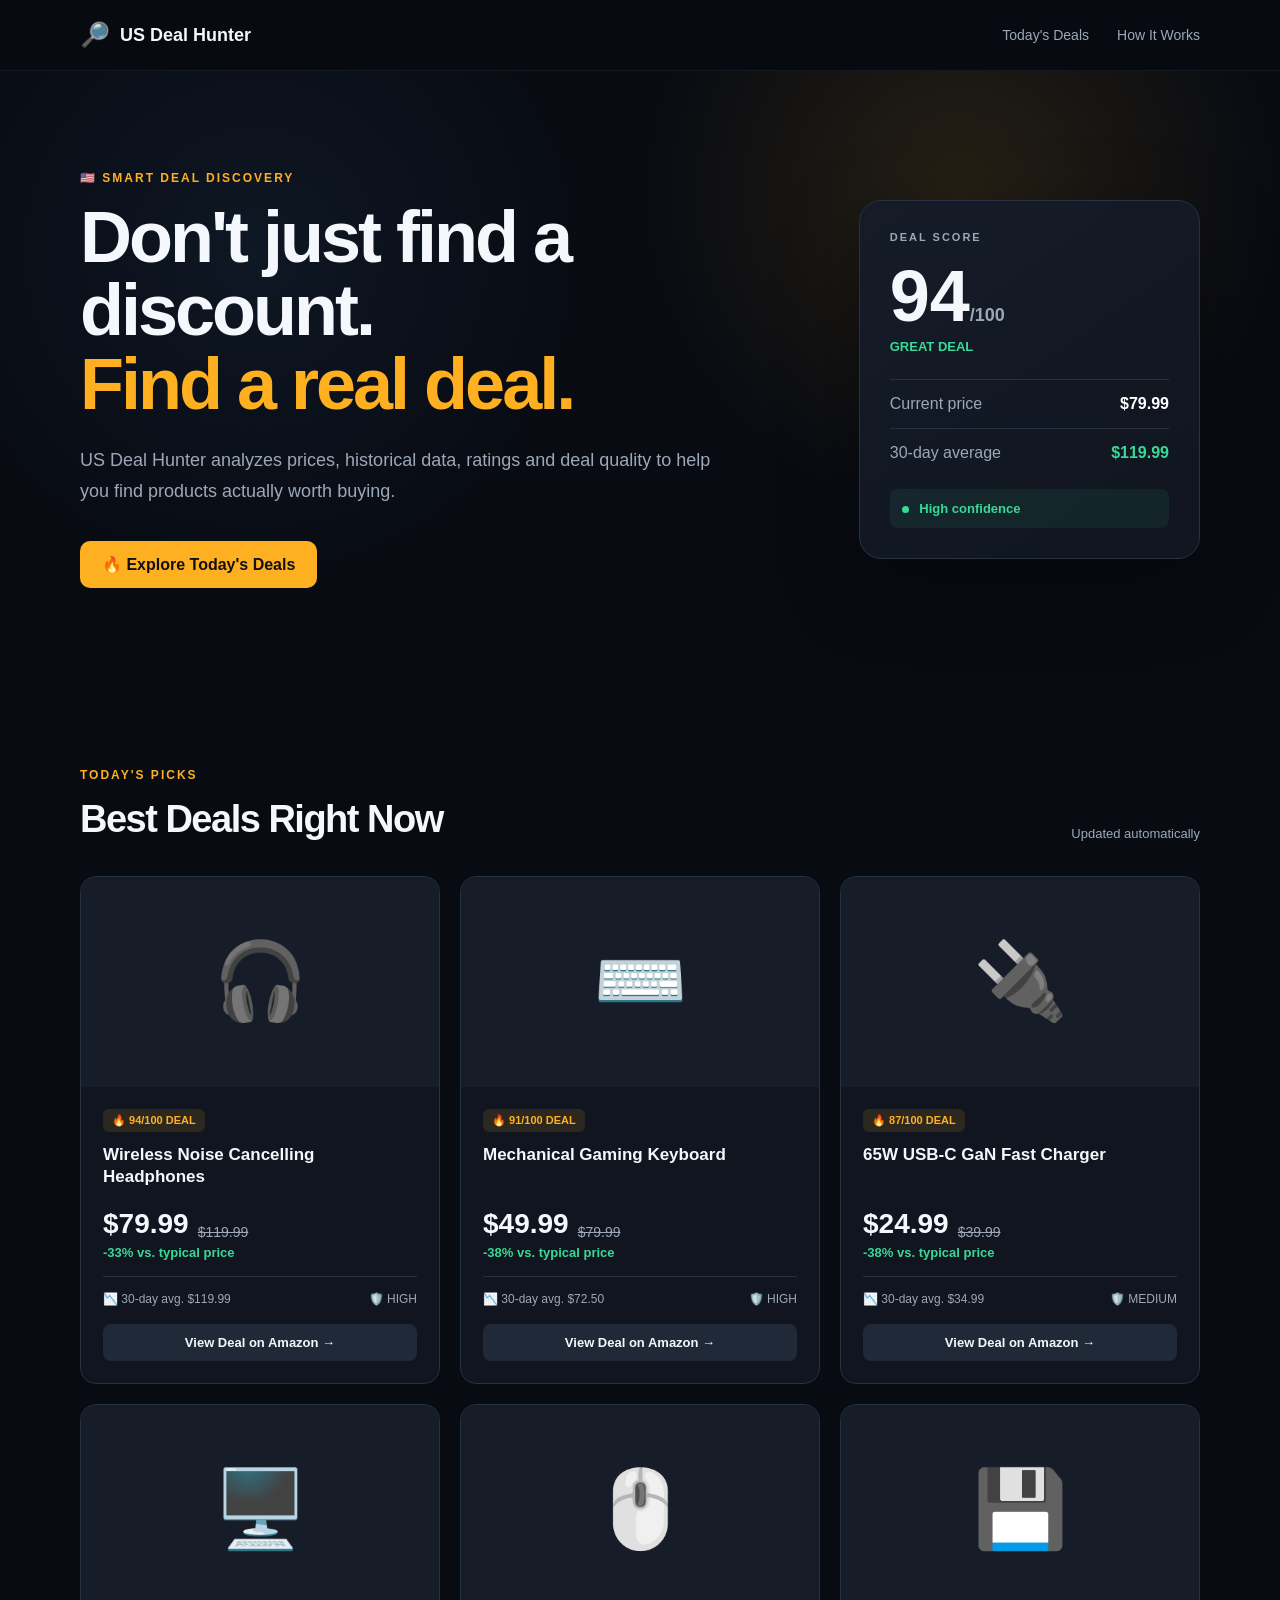
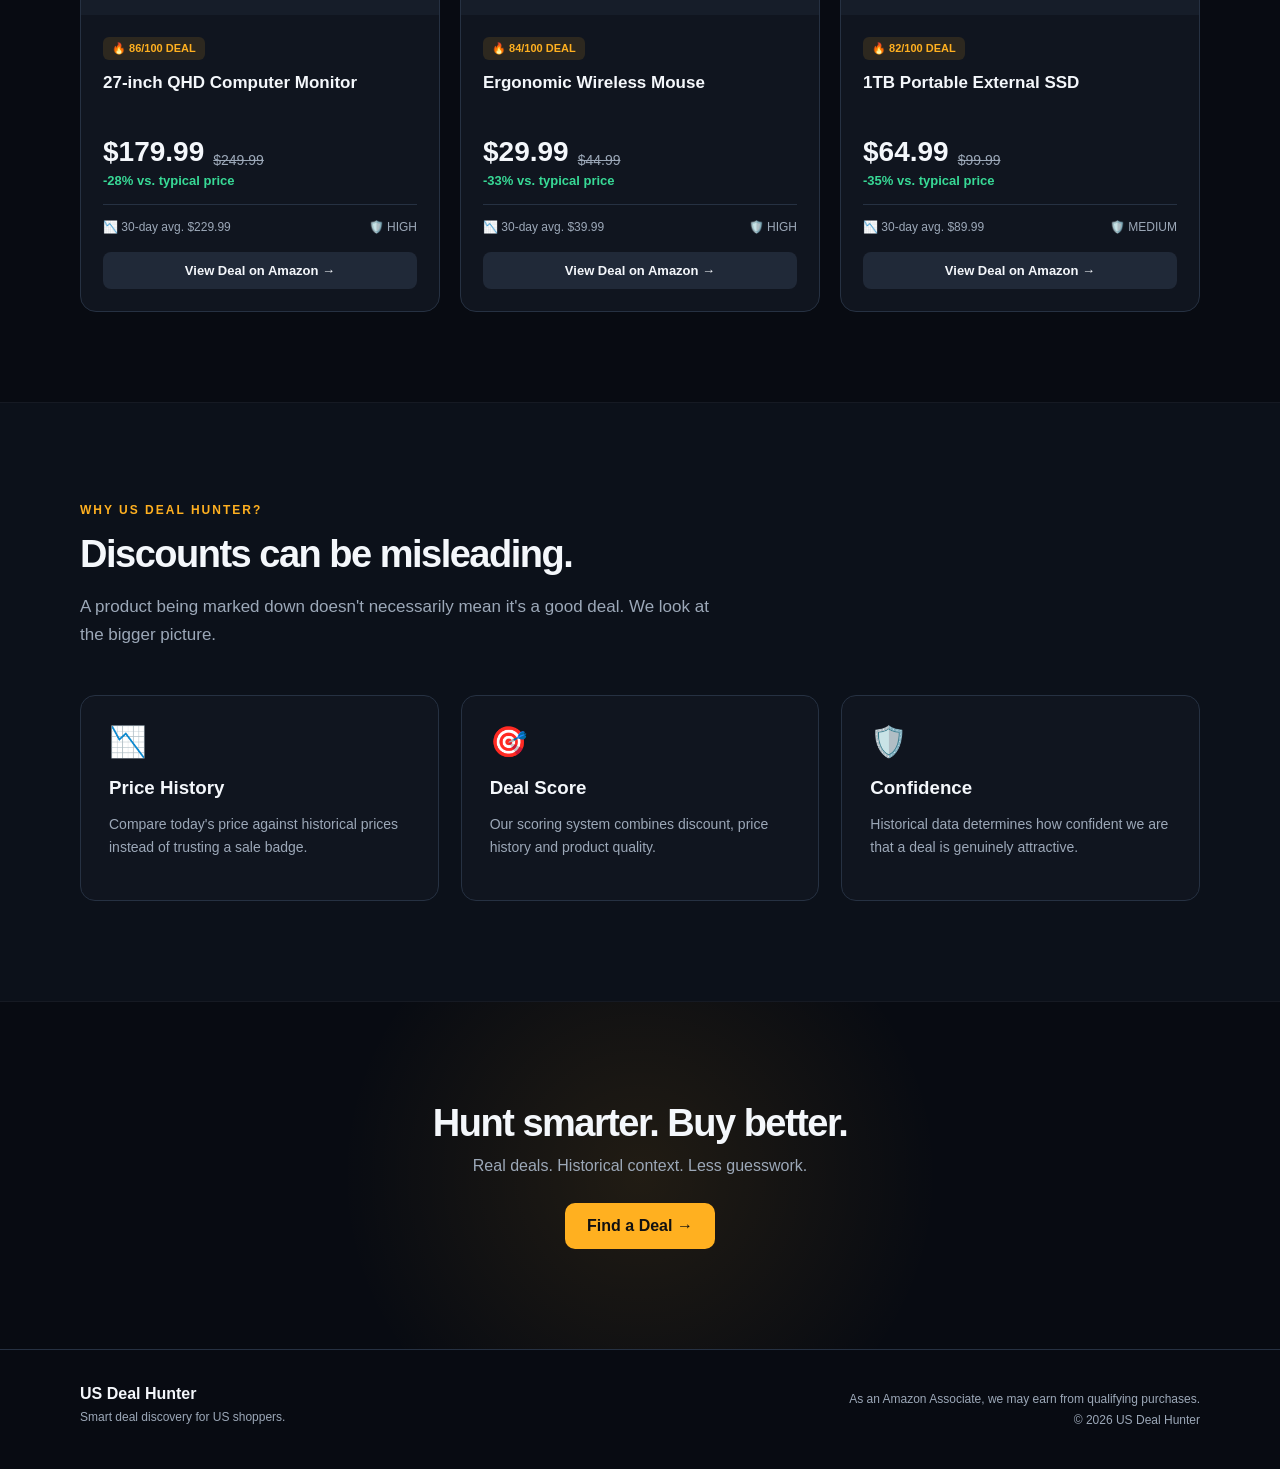
<file: docs/index.html>
<!DOCTYPE html>
<html lang="en">
<head>
<meta charset="UTF-8">
<meta name="viewport" content="width=device-width, initial-scale=1.0">
<meta name="description" content="US Deal Hunter — Find real deals using price history, discounts and smart deal scoring.">
<title>US Deal Hunter — Smart Deals, Real Price History</title>
<link rel="stylesheet" href="style.css">
</head>
<body>

<header class="header">
  <div class="container nav">
    <a href="#" class="logo">
      <span class="logo-mark">🔎</span>
      <span>US Deal Hunter</span>
    </a>
    <nav>
      <a href="#deals">Today's Deals</a>
      <a href="#how-it-works">How It Works</a>
    </nav>
  </div>
</header>

<main>

<section class="hero">
  <div class="container hero-grid">
    <div>
      <div class="eyebrow">🇺🇸 SMART DEAL DISCOVERY</div>
      <h1>Don't just find a discount.<br><span>Find a real deal.</span></h1>
      <p class="hero-text">
        US Deal Hunter analyzes prices, historical data, ratings and
        deal quality to help you find products actually worth buying.
      </p>
      <a href="#deals" class="primary-button">🔥 Explore Today's Deals</a>
    </div>

    <div class="hero-card">
      <div class="hero-card-label">DEAL SCORE</div>
      <div class="score">94<span>/100</span></div>
      <div class="score-label">GREAT DEAL</div>
      <div class="mini-stat">
        <span>Current price</span>
        <strong>$79.99</strong>
      </div>
      <div class="mini-stat">
        <span>30-day average</span>
        <strong class="green">$119.99</strong>
      </div>
      <div class="confidence">
        <span class="dot"></span>
        High confidence
      </div>
    </div>
  </div>
</section>

<section id="deals" class="deals-section">
  <div class="container">
    <div class="section-heading">
      <div>
        <div class="eyebrow">TODAY'S PICKS</div>
        <h2>Best Deals Right Now</h2>
      </div>
      <span class="updated">Updated automatically</span>
    </div>

    <div id="deal-grid" class="deal-grid"></div>
  </div>
</section>

<section id="how-it-works" class="how-section">
  <div class="container">
    <div class="eyebrow">WHY US DEAL HUNTER?</div>
    <h2>Discounts can be misleading.</h2>
    <p class="section-text">
      A product being marked down doesn't necessarily mean it's a good deal.
      We look at the bigger picture.
    </p>

    <div class="features">
      <div class="feature">
        <div class="feature-icon">📉</div>
        <h3>Price History</h3>
        <p>Compare today's price against historical prices instead of trusting a sale badge.</p>
      </div>

      <div class="feature">
        <div class="feature-icon">🎯</div>
        <h3>Deal Score</h3>
        <p>Our scoring system combines discount, price history and product quality.</p>
      </div>

      <div class="feature">
        <div class="feature-icon">🛡️</div>
        <h3>Confidence</h3>
        <p>Historical data determines how confident we are that a deal is genuinely attractive.</p>
      </div>
    </div>
  </div>
</section>

<section class="cta-section">
  <div class="container">
    <h2>Hunt smarter. Buy better.</h2>
    <p>Real deals. Historical context. Less guesswork.</p>
    <a href="#deals" class="primary-button">Find a Deal →</a>
  </div>
</section>

</main>

<footer class="footer">
  <div class="container footer-content">
    <div>
      <strong>US Deal Hunter</strong>
      <p>Smart deal discovery for US shoppers.</p>
    </div>
    <div class="footer-right">
      <p>
        As an Amazon Associate, we may earn from qualifying purchases.
      </p>
      <p>© 2026 US Deal Hunter</p>
    </div>
  </div>
</footer>

<script src="app.js"></script>
</body>
</html>
</file>
<file: docs/style.css>
:root {
  --bg: #080b12;
  --surface: #10151f;
  --surface-2: #151c28;
  --border: #263142;
  --text: #f4f7fb;
  --muted: #9ca8b8;
  --accent: #ffb020;
  --green: #38d996;
  --blue: #5ca8ff;
}

* {
  box-sizing: border-box;
}

html {
  scroll-behavior: smooth;
}

body {
  margin: 0;
  background: var(--bg);
  color: var(--text);
  font-family: Inter, -apple-system, BlinkMacSystemFont, "Segoe UI", sans-serif;
}

a {
  color: inherit;
  text-decoration: none;
}

.container {
  width: min(1120px, calc(100% - 40px));
  margin: auto;
}

.header {
  border-bottom: 1px solid rgba(255,255,255,.06);
  background: rgba(8,11,18,.88);
  backdrop-filter: blur(12px);
  position: sticky;
  top: 0;
  z-index: 10;
}

.nav {
  height: 70px;
  display: flex;
  align-items: center;
  justify-content: space-between;
}

.logo {
  display: flex;
  align-items: center;
  gap: 10px;
  font-weight: 800;
  font-size: 18px;
}

.logo-mark {
  font-size: 24px;
}

.nav nav {
  display: flex;
  gap: 28px;
  color: var(--muted);
  font-size: 14px;
}

.nav nav a:hover {
  color: white;
}

.hero {
  padding: 100px 0 90px;
  background:
    radial-gradient(circle at 75% 20%, rgba(255,176,32,.12), transparent 30%),
    radial-gradient(circle at 20% 30%, rgba(92,168,255,.08), transparent 30%);
}

.hero-grid {
  display: grid;
  grid-template-columns: 1.35fr .65fr;
  gap: 70px;
  align-items: center;
}

.eyebrow {
  color: var(--accent);
  font-size: 12px;
  font-weight: 800;
  letter-spacing: 2px;
  margin-bottom: 16px;
}

h1 {
  font-size: clamp(42px, 6vw, 72px);
  line-height: 1.02;
  margin: 0 0 24px;
  letter-spacing: -3px;
}

h1 span {
  color: var(--accent);
}

.hero-text {
  color: var(--muted);
  font-size: 18px;
  line-height: 1.7;
  max-width: 650px;
  margin-bottom: 34px;
}

.primary-button {
  display: inline-flex;
  padding: 14px 22px;
  background: var(--accent);
  color: #111;
  border-radius: 10px;
  font-weight: 800;
  transition: transform .2s, opacity .2s;
}

.primary-button:hover {
  transform: translateY(-2px);
  opacity: .9;
}

.hero-card {
  background: linear-gradient(145deg, var(--surface-2), var(--surface));
  border: 1px solid var(--border);
  border-radius: 22px;
  padding: 30px;
  box-shadow: 0 25px 80px rgba(0,0,0,.35);
}

.hero-card-label {
  color: var(--muted);
  font-size: 11px;
  font-weight: 800;
  letter-spacing: 2px;
}

.score {
  font-size: 72px;
  font-weight: 900;
  margin: 12px 0 0;
}

.score span {
  color: var(--muted);
  font-size: 18px;
}

.score-label {
  display: inline-block;
  color: var(--green);
  font-weight: 800;
  font-size: 13px;
  margin-bottom: 25px;
}

.mini-stat {
  display: flex;
  justify-content: space-between;
  border-top: 1px solid var(--border);
  padding: 15px 0;
  color: var(--muted);
}

.mini-stat strong {
  color: white;
}

.mini-stat .green,
.green {
  color: var(--green);
}

.confidence {
  margin-top: 12px;
  padding: 12px;
  border-radius: 8px;
  background: rgba(56,217,150,.08);
  color: var(--green);
  font-size: 13px;
  font-weight: 700;
}

.dot {
  display: inline-block;
  width: 7px;
  height: 7px;
  border-radius: 50%;
  background: var(--green);
  margin-right: 7px;
}

.deals-section {
  padding: 90px 0;
}

.section-heading {
  display: flex;
  justify-content: space-between;
  align-items: end;
  margin-bottom: 35px;
}

h2 {
  font-size: 38px;
  margin: 0;
  letter-spacing: -1.5px;
}

.updated {
  color: var(--muted);
  font-size: 13px;
}

.deal-grid {
  display: grid;
  grid-template-columns: repeat(3, 1fr);
  gap: 20px;
}

.deal-card {
  background: var(--surface);
  border: 1px solid var(--border);
  border-radius: 16px;
  overflow: hidden;
  transition: transform .2s, border-color .2s;
}

.deal-card:hover {
  transform: translateY(-4px);
  border-color: #3b485d;
}

.product-image {
  height: 210px;
  display: grid;
  place-items: center;
  background: #161d29;
  font-size: 76px;
}

.deal-content {
  padding: 22px;
}

.badge {
  display: inline-block;
  padding: 5px 9px;
  border-radius: 6px;
  background: rgba(255,176,32,.12);
  color: var(--accent);
  font-size: 11px;
  font-weight: 800;
  margin-bottom: 12px;
}

.deal-title {
  font-size: 17px;
  font-weight: 750;
  line-height: 1.35;
  min-height: 46px;
}

.price-row {
  display: flex;
  align-items: end;
  gap: 9px;
  margin: 18px 0 5px;
}

.current-price {
  font-size: 28px;
  font-weight: 900;
}

.old-price {
  color: var(--muted);
  text-decoration: line-through;
  font-size: 14px;
}

.discount {
  color: var(--green);
  font-size: 13px;
  font-weight: 800;
}

.deal-meta {
  display: flex;
  justify-content: space-between;
  border-top: 1px solid var(--border);
  margin-top: 16px;
  padding-top: 15px;
  color: var(--muted);
  font-size: 12px;
}

.deal-button {
  display: block;
  text-align: center;
  margin-top: 18px;
  padding: 11px;
  border-radius: 8px;
  background: #202938;
  font-weight: 700;
  font-size: 13px;
}

.deal-button:hover {
  background: #2a3547;
}

.how-section {
  padding: 100px 0;
  background: #0c111a;
  border-top: 1px solid rgba(255,255,255,.04);
  border-bottom: 1px solid rgba(255,255,255,.04);
}

.section-text {
  max-width: 650px;
  color: var(--muted);
  line-height: 1.7;
  font-size: 17px;
}

.features {
  display: grid;
  grid-template-columns: repeat(3, 1fr);
  gap: 22px;
  margin-top: 45px;
}

.feature {
  padding: 28px;
  background: var(--surface);
  border: 1px solid var(--border);
  border-radius: 15px;
}

.feature-icon {
  font-size: 30px;
  margin-bottom: 18px;
}

.feature h3 {
  margin: 0 0 10px;
}

.feature p {
  color: var(--muted);
  line-height: 1.6;
  font-size: 14px;
}

.cta-section {
  padding: 100px 0;
  text-align: center;
  background:
    radial-gradient(circle, rgba(255,176,32,.1), transparent 45%);
}

.cta-section p {
  color: var(--muted);
  margin: 12px 0 28px;
}

.footer {
  border-top: 1px solid var(--border);
  padding: 35px 0;
}

.footer-content {
  display: flex;
  justify-content: space-between;
  gap: 30px;
}

.footer p {
  color: var(--muted);
  font-size: 12px;
  margin: 7px 0;
}

.footer-right {
  text-align: right;
}

@media (max-width: 800px) {
  .hero-grid {
    grid-template-columns: 1fr;
    gap: 45px;
  }

  .deal-grid,
  .features {
    grid-template-columns: 1fr;
  }

  .nav nav {
    display: none;
  }

  .section-heading {
    align-items: start;
    flex-direction: column;
    gap: 10px;
  }

  .footer-content {
    flex-direction: column;
  }

  .footer-right {
    text-align: left;
  }

  h1 {
    letter-spacing: -2px;
  }
}
</file>
